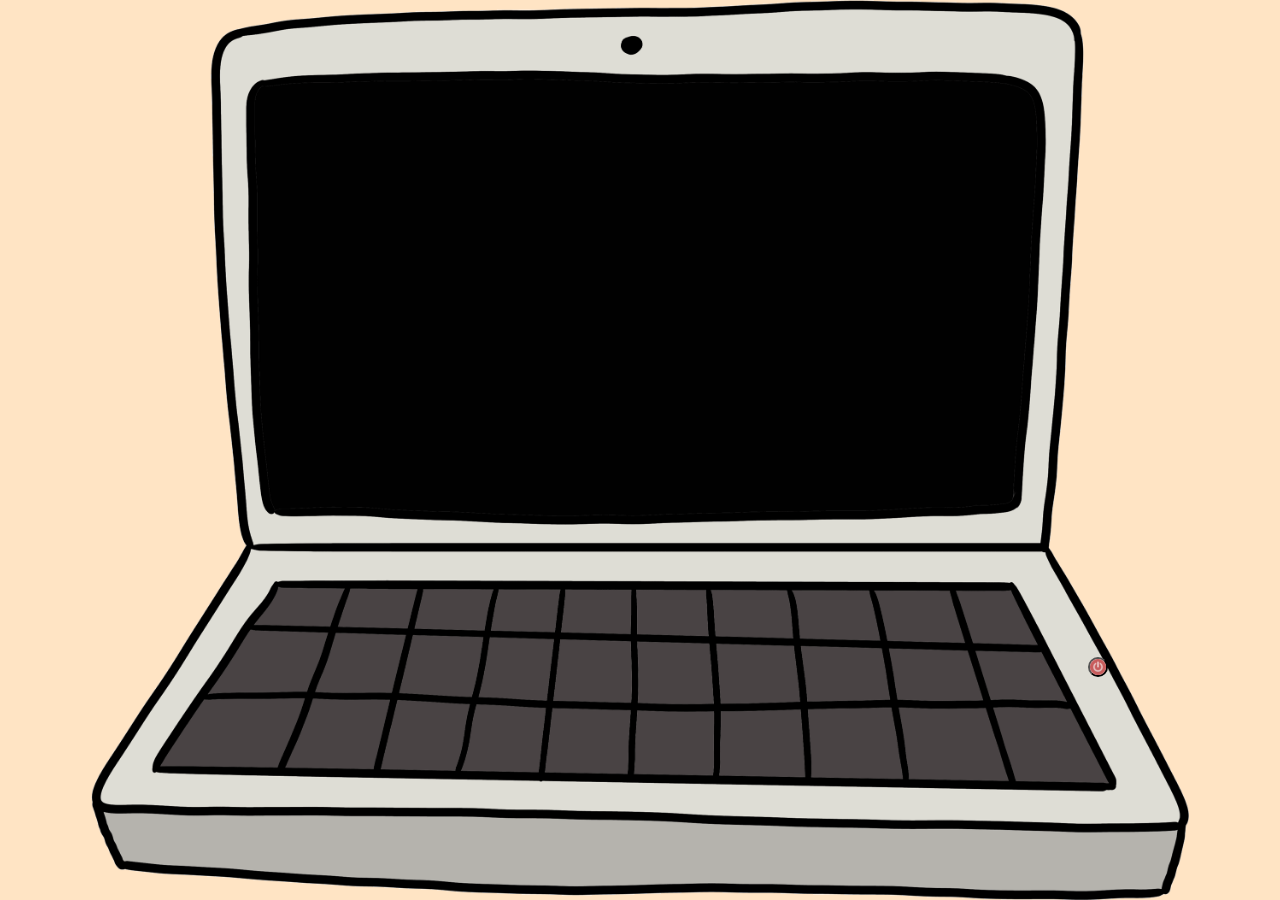
<file: index.html>
<!DOCTYPE html>
<html>
<head>
  <title>sherri li</title>
  <link href="style.css" rel="stylesheet" type="text/css">

  <!-- Link to Google Analytics activity tracking -->
  <!-- Global site tag (gtag.js) - Google Analytics -->
  <script async src="https://www.googletagmanager.com/gtag/js?id=UA-145077563-1"></script>
  <script>
    window.dataLayer = window.dataLayer || [];
    function gtag(){dataLayer.push(arguments);}
    gtag('js', new Date());

    gtag('config', 'UA-145077563-1');
  </script>

  <!-- Load external JS functions. -->
  <script src="scripts/poweron.js">
  </script>

</head>

<body>
  <!--add container-->
  <div class="container">
    <div class="background-image">
  <header>
    <!-- div's are used to group elements together. one can use css to format them collectively. -->
    <div id="homepage" class="row">
    <ul id="navbar" class="main-nav">
        <!-- https://stackoverflow.com/questions/33758025/link-with-href-and-call-function-on-new-page -->
        <!-- // Check the hash of the url and load the screen if you came here from another url. -->
        <script>displayHome();</script>

        <!-- <li><a href="docs/resume.pdf"> Resume </a></li>
        <li><a href="contact.html"> Contact </a></li>
        <li><a href="projects.html"> Projects </a></li>
        <li><a href="memes.html"> Memes </a></li>
        <li><a href="battle.html"> Battle </a></li> -->
    </ul>
    <!-- <h1>hello world! i'm sherri..</h1>
    <p>s..n aspiring programmer based in san jose.
      <br> who has worked in QA automation + performance testing.
      <br> outside of work, she likes new music and games.
    <br> </p> -->
    </div>

    <div class="wrapper">
      <!-- <form>
        <input type="button" value="POWER" onclick="msg()">
      </form> -->
      <button class="button power-button" onclick="homeMsg()">
         <img src="power-icon.png">
      </button>
    </div>

  </header>
 </div>
</div>
</body>
</html>
</file>
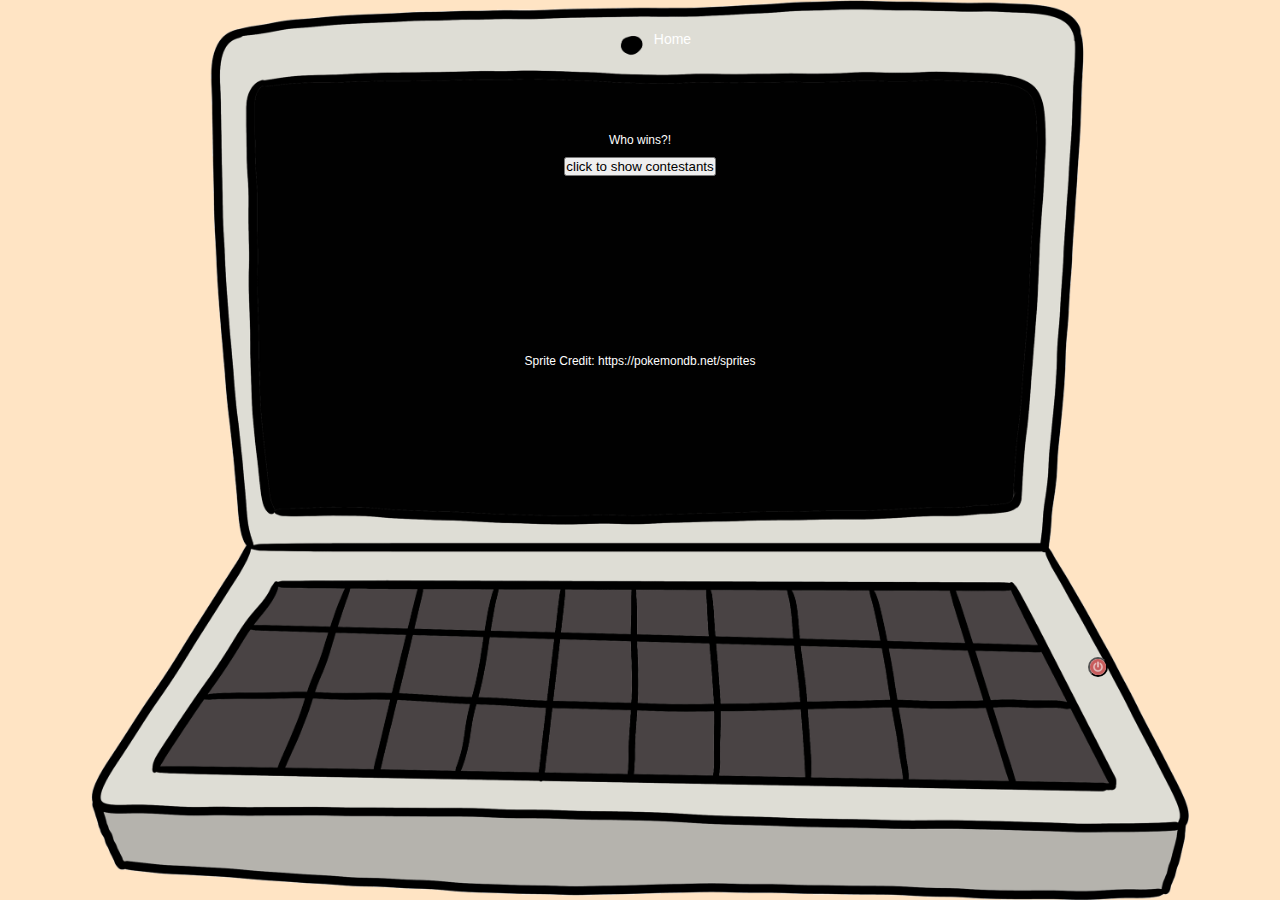
<file: battle.html>
<!DOCTYPE html>
<html>
<head>
  <title>sherri li</title>
  <link href="style.css" rel="stylesheet" type="text/css">

  <!-- Load external JS functions. -->
  <script src="scripts/poweron.js">
  </script>

</head>

<body>
  <header>
    <div id="battlepage" class="row">
    <ul id="navbar" class="main-nav">
        <li><a href="index.html#return"> Home </a></li>
    </ul>
    </div>

    <div id="battletext" class="enterbattle">
      <p>Who wins?!</p>
      <button class="button button2" onclick="displayFighters()">click to show contestants</button>
      <div id="enterbattle" class="pokebattle">
        <!-- images go here -->
      </div>
      <p><br><br><br><br><br><br><br><br><br><br><br><br>
      Sprite Credit: https://pokemondb.net/sprites</p>
    </div>

    <div class="wrapper">
      <button class="button power-button" onclick="battleMsg(); homeOddClick();">
        <img src="power-icon.png">
      </button>
    </div>

  </header>

</body>
</html>
</file>
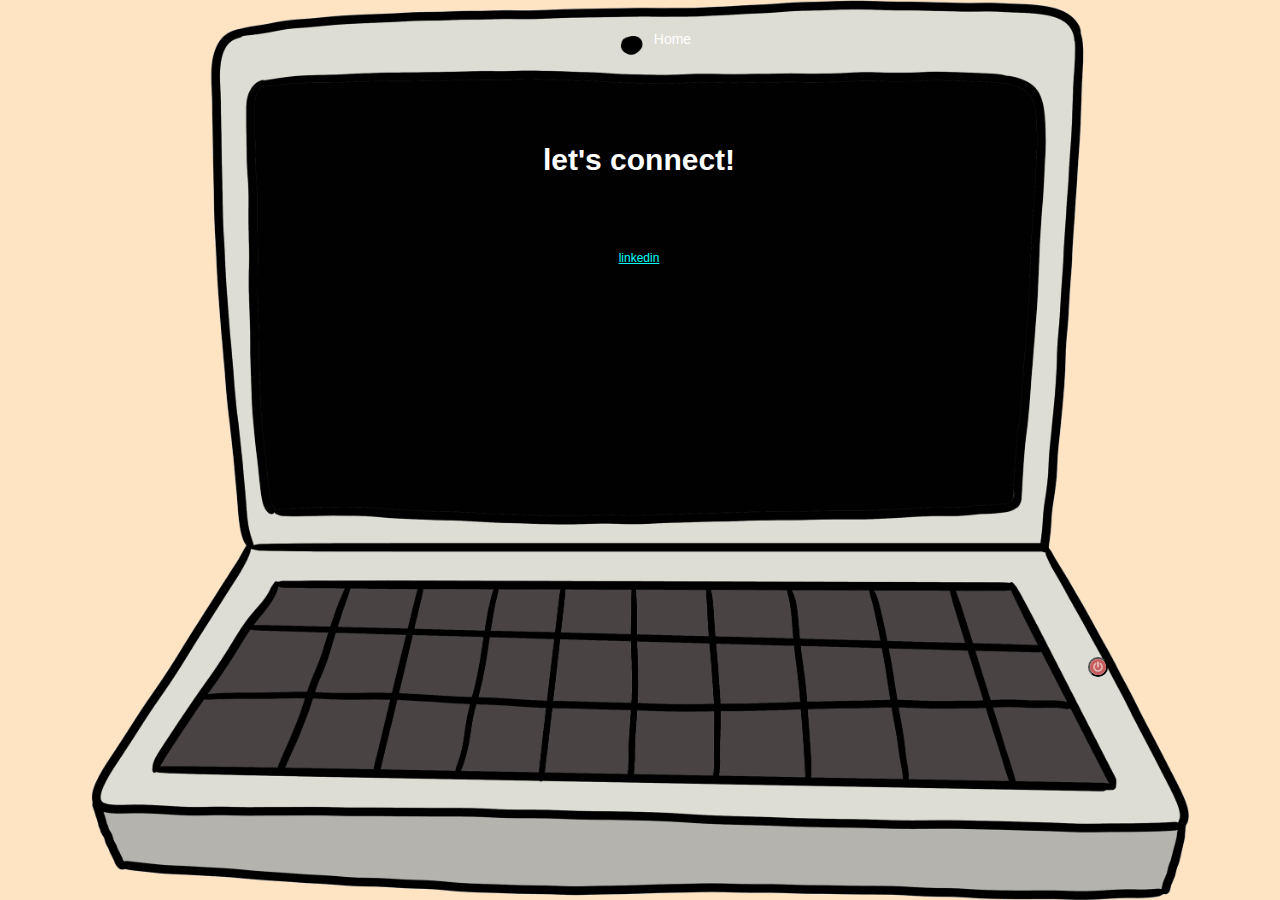
<file: contact.html>
<!DOCTYPE html>
<html>
<head>
  <title>sherri li</title>
  <link href="style.css" rel="stylesheet" type="text/css">

  <!-- Load external JS functions. -->
  <script src="scripts/poweron.js">
  </script>

</head>

<body>
  <header>
    <div class="row">
    <ul id="navbar" class="main-nav">
        <li><a href="index.html#return"> Home </a></li>
        <h1> let's connect! </h1>
        <p> <br><a href="https://www.linkedin.com/in/sherricli/" target="_blank" style="color:Cyan;"> linkedin </a> </p>

    </ul>
    </div>

    <!-- <script>
    function todo(){
      alert("wip");
    }
    </script> -->

    </script>
    <div class="wrapper">
      <button class="button power-button" onclick="contactMsg()">
        <img src="power-icon.png">
      </button>
    </div>

  </header>

</body>
</html>
</file>
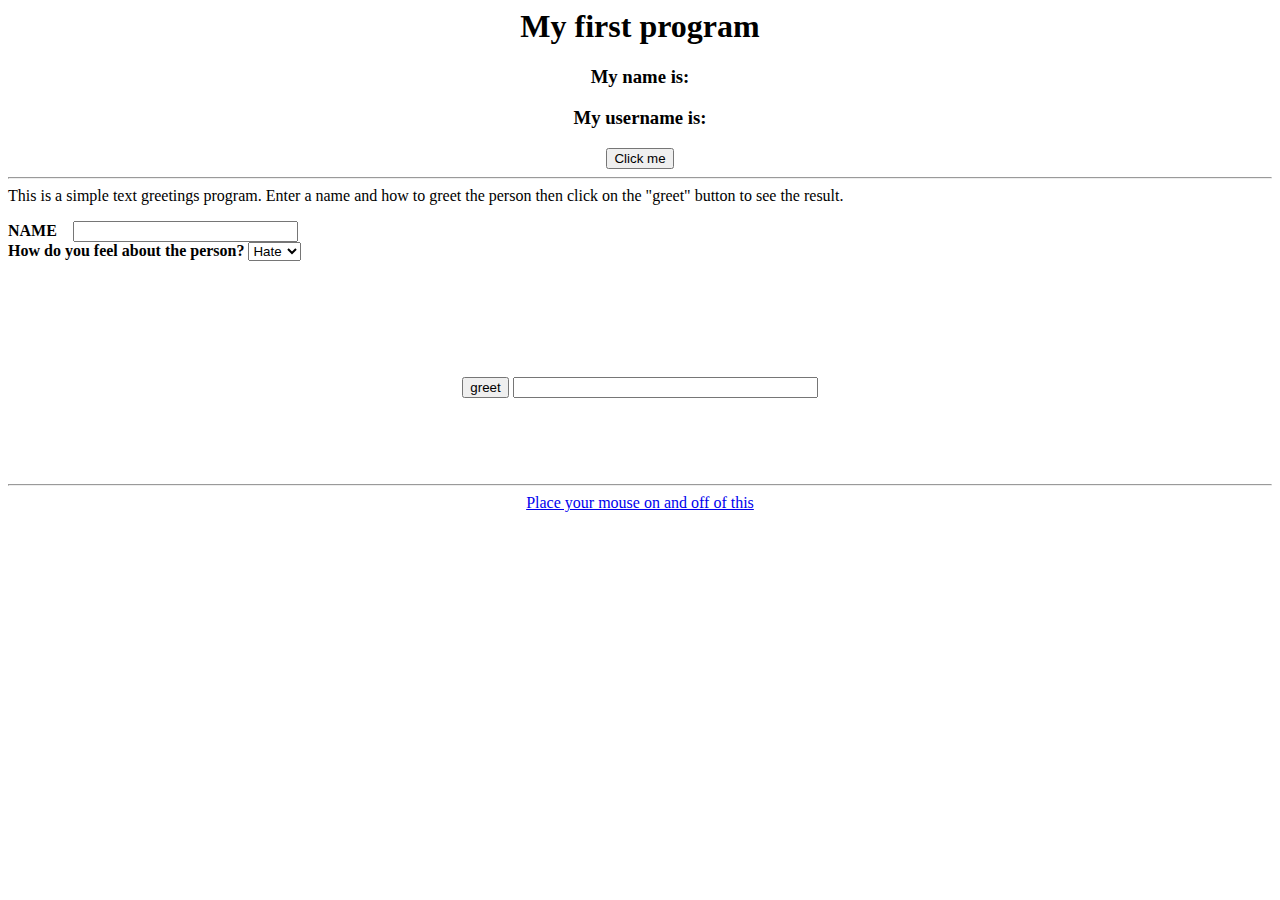
<file: examplejs_gmoulds.html>
<html>
	<!-- THIS IS A COMMENT. It is merely for notes in the code. It does not affect the code. -->

	<!-- **********************************************
	If you have any questions about HTML tags,	W3 Schools has an
	excellent reference at: http://w3schools.com/tags/default.asp
	********************************************** -->

	<head>
		<title>First Program</title>
	</head>


	<center>
		<h1>My first program</h1>
		<h3>My name is: </h3>
		<h3>My username is: </h3>

	<!-- **********************************************
	The following 8 lines of javascript will display the current date.  But the script is embedded in a comment,
	so javascript won't pay any attention to it.

	You need to remove the symbols that indicate the beginning of this comment and
	the symbols that indicate the end of this comment.

	Pay close attention: a comment begins with a less-than symbol, an exclamation point, and two dashes.  It ends with
	two dashes and a greater-than symbol.
	*********************************************** -->

	<!--
		<script type="text/javascript">
		var mydate= new Date()
		var theyear=mydate.getFullYear()
		var themonth=mydate.getMonth()+1
		var thetoday=mydate.getDate()
		document.write("Today's date is: ")
		document.write(themonth+"/"+thetoday+"/"+theyear)
		</script>
	-->

	</center>

	<!-- **********************************************
	The following function will create a button on your page.  When the button is clicked, it will pop up a message.
	To edit the text on the button, edit the text following "value".  To edit the text in the pop up message, edit the text following "alert".
	*********************************************** -->

	<script>
		function myFunction()
		{
			alert("Good job!");
		}
	</script>


	<body>

		<center>
			<input type="button" onclick="myFunction()" value="Click me" />
		</center>

		<hr> <!-- HR is command which draws a line across the screen -->

		This is a simple text greetings program.  Enter a name and how to greet the person
		then click on the "greet" button to see the result.

		<P>


		<form name="MyForm">

			<b> NAME </b>  &nbsp;&nbsp;	<!-- &nbsp is a way of adding a space -->

			<!-- **********************************************
			Creates a text box of size 25 that allows you to input the name of a person.
			INPUT type = "text"
			*********************************************** -->
			<input name="name_of_person" size="25" type="text">


			<br> <!-- BR puts vertical space on the screen -->

			<b> How do you feel about the person? </b>


			<!-- *****************************************************
			Creates a pull-down menu of size 1 that allows you to select an option.
			Options are listed within.  You can add more options.
			****************************************************** -->
			<select name="my_menu" size="1">
				<option value="Hate_value">Hate</option>	<!-- shows word Hate in menu -->
				<option value="Hello_value">Hello</option>	<!-- shows word Hello in menu -->
			</select>


			<pre> <!-- PRE puts pre formatted text on the screen. In this case, we are adding vertical space. -->




			</pre>


			<center>

				<!-- *********************************************************
				A button with the word greet will appear because of this call.
				The button when pushed will call the function "my_function"
				DO NOT MODIFY THIS
				********************************************************** -->
				<input name="greet_button" value="greet" onclick="this.form.the_result_of_the_greeting.value= my_function(
				this.form.name_of_person.value,
				this.form.my_menu.options[ this.form.my_menu.selectedIndex].value)" type="button">

				<!-- **********************************************
				Makes a text box of size 35 which receives the
				result of pushing the "greet" button
				*********************************************** -->
				<input name="the_result_of_the_greeting" size="35" type="text">


				<pre> <!-- PRE puts pre formatted text on the screen. In this case, we are adding vertical space. -->


				</pre>

				<hr> <!-- HR is command which draws a line across the screen -->

				<a href="https://cmpe003-winter18-01.courses.soe.ucsc.edu/"
					onMouseOver="document.bgColor='yellow'; return true;"
					onMouseOut="return true;">
					Place your mouse on and off of this
				</a>

			</center>

		</form>
	</body>


	<!-- LONG COMMENT ****************************************************
	When I press the greet button, I call the following function.
	In other words, this function runs when the greet button is pressed.

	DO NOT DELETE THIS FUNCTION

	You may modify as needed by adding to the function.

	FUNCTION: 	my_function(value1, value2)
	RESULT:  	returns a string of characters, stored in resulting_string
	ARGUMENT1:	value1 - Takes the name of a person
	ARGUMENT2: 	value2 - Takes the name of an operation
	****************************************************************** -->

	<script language="javascript">
		function my_function(value1, value2)
		{
			<!-- Start with an empty string called resulting_string. -->
			var resulting_string = "";

			<!-- If no name was given... -->
			if (value1 == "")
			{
				<!-- store "WHO?" in resulting_string. -->
				resulting_string = "WHO?";
			}
			<!-- otherwise, if hello was selected in the menu... -->
			else if ( value2 == "Hello_value" )
			{
				<!-- store "Hello There" and the person's name in resulting_string. -->
				resulting_string = "Hello There " + value1;
			}
			<!-- Otherwise, if hello was selected in the menu... -->
			else if ( value2 == "Hate_value" )
			{
				<!-- store "I don't like you" and the person's name in resulting_string. -->
				resulting_string = "I Don't Like You " + value1;
	      	}
			<!-- Otherwise, if nothing above happens... -->
			else
			{
				<!-- store "ERROR HAS OCURRED" in resulting_string (because something should have happened before this). -->
				resulting_string = "ERROR HAS OCCURRED";
			}

			<!-- Finally, return whatever was stored in resulting_string. -->
			return resulting_string;
		}
	</script>

</html>
</file>
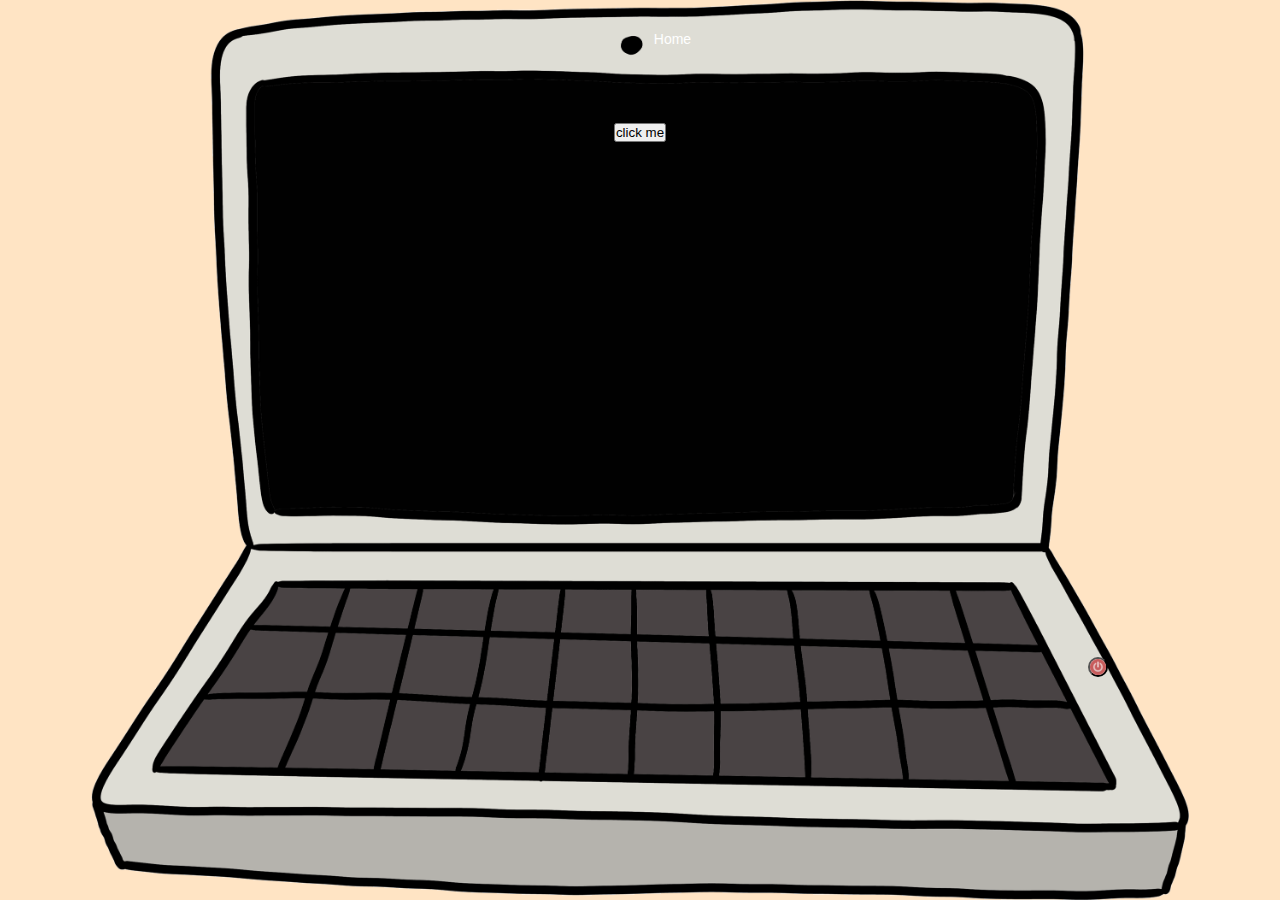
<file: memes.html>
<!DOCTYPE html>
<html>
<head>
  <title>sherri li</title>
  <link href="style.css" rel="stylesheet" type="text/css">

  <!-- Load external JS functions. -->
  <script src="scripts/poweron.js">
  </script>

</head>

<body>
  <header>
    <div id="memepage" class="row">
    <ul id="navbar" class="main-nav">
      <!-- AJAX callback function -->
        <li><a href="index.html#return"> Home </a></li>
        <!-- <li onclick="returnHome()"><a href=""> Home </a></li> -->
        <!-- TODO: Add async function to execute the returnHome() after click
      https://www.youtube.com/watch?v=PoRJizFvM7s -->
    </ul>
    </div>

    <div id="memetext" class="meme">
      <button class="button meme-button" onclick="displayMeme()">click me</button>
      <p><br></p>
      <div id="memeimage" class="memeimage">
        <!-- image goes here -->
      </div>
      <p><br></p>
    </div>

    <div class="wrapper">
      <button class="button power-button" onclick="memeMsg(); homeOddClick();">
        <img src="power-icon.png">
      </button>
    </div>

  </header>

</body>
</html>
</file>
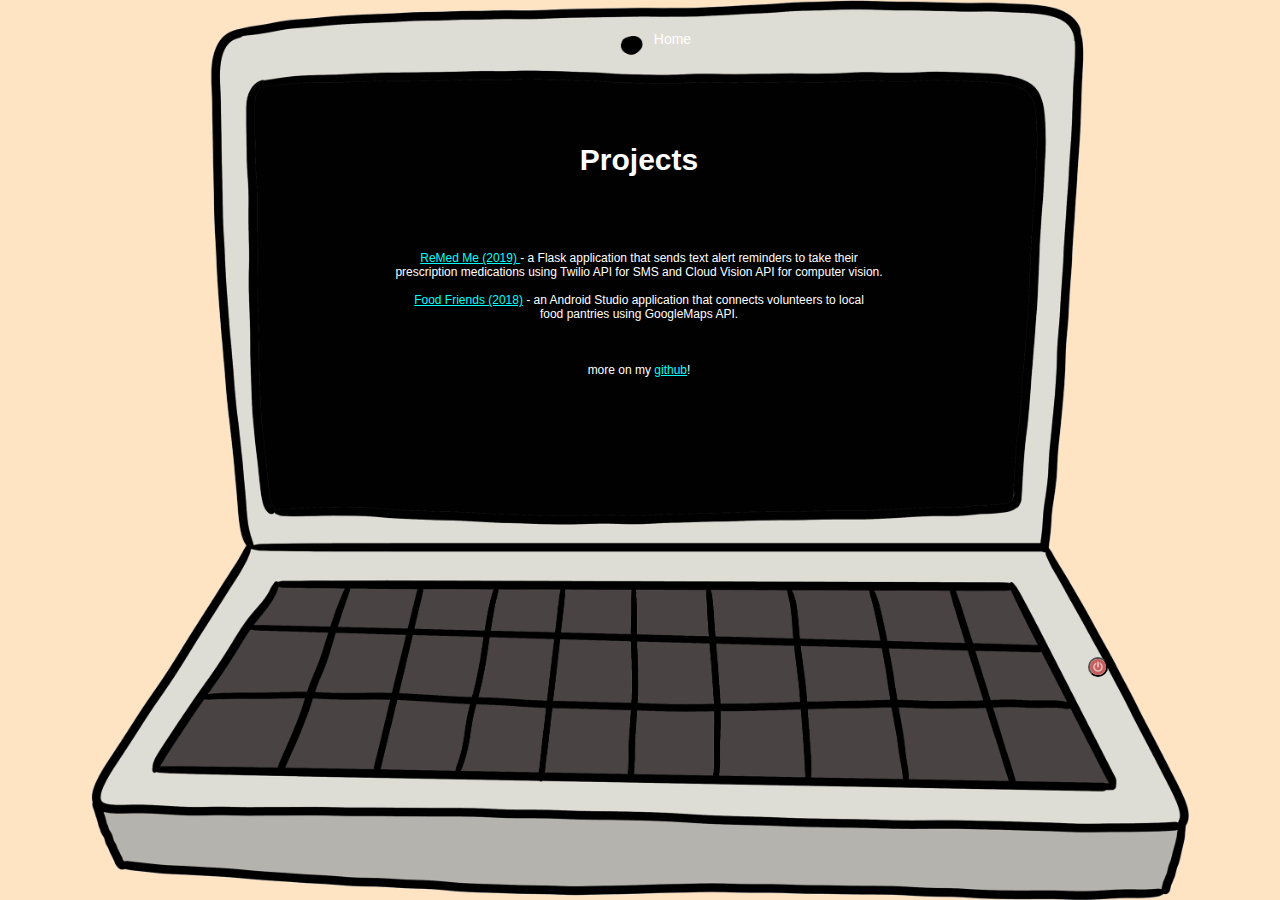
<file: projects.html>
<!DOCTYPE html>
<html>
<head>
  <title>sherri li</title>
  <link href="style.css" rel="stylesheet" type="text/css">

  <!-- Load external JS functions. -->
  <script src="scripts/poweron.js">
  </script>

</head>

<body>
  <header>
    <div class="row">
    <ul id="navbar" class="main-nav">
        <li><a href="index.html#return"> Home </a></li>
        <h1> Projects </h1>
        <p>
        <br><a href="https://github.com/sherrli/TreeHacks2019" target="_blank" style="color:Cyan;"> ReMed Me (2019) </a> - a Flask application that sends text alert reminders to take their
        <br>prescription medications using Twilio API for SMS and Cloud Vision API for computer vision.

        <br><br><a href="https://github.com/tiluong/CruzHacks2018" target="_blank" style="color:Cyan;"> Food Friends (2018)</a> - an Android Studio application that connects volunteers to local
        <br>food pantries using GoogleMaps API.
        <br><br><br><br> more on my <a href="https://github.com/sherrli" target="_blank" style="color:Cyan;">github</a>!
       </p>

    </ul>
    </div>

    <div class="wrapper">
      <button class="button power-button" onclick="projMsg(); homeOddClick();">
        <img src="power-icon.png">
      </button>
    </div>

  </header>

</body>
</html>
</file>
<file: style.css>
*
{
  margin: 0;
  padding: 0;
}

/*.background-image {
/*  background-image: url(pc_monitor.png);
/*  background-size: cover; /* cover the whole container*/
/*  background-position: center;
  width: 100%;
  height: 100%;
  position: absolute;
  top: 0;
  left: 0;
}
*/

/* Must declare background-image before background-color. */
header
{
  background-image: url(clipart_pc.png);
  height: 100vh;
  background-repeat: no-repeat;
  background-size: contain;
  background-position: center;
  background-color: bisque;
}


h1
{
  color: white;
  text-align: center;
  font-family: sans-serif;
  font-size: 30px;
  padding: 50px;
}

p
{
  color: white;
  text-align: center;
  font-family: sans-serif;
  font-size: 12px;
  padding: 10px;
}

.main-nav
{
  /*float: right;*/
  text-align: center;
  list-style: none;
  /*margin-top: 5px;*/
  margin-left: 3px;
  margin-right: 5px;
  padding: 30px;
}

.main-nav li
{
  display: inline-block;
  height: 7vh;
}

.main-nav li a
{
  color: white;
  text-decoration: none;
  /*padding: 5px 20px;*/
  padding-left: 67px;
  font-family: sans-serif;
  font-size: 14px;
}

.wrapper {
  text-align: center;

}

/* Add a container to wrap the navbar */
/*.container {
 /* background-color: rgba(255, 255, 255, 0.5); /* Semi-transparent white */
 /* position: relative;
  width: 100%;
  height: 100vh;
  overflow: hidden;
}
*/

.power-button {
  /*make the button oval-shaped*/
  border-radius: 50%;
  /*place the button on another layer, specify the coordinates*/
  position: absolute;
  top:73%;
  left:85%;
/*  top: 440px;
  right: 440px;*/
  position: fixed; /* keep the button in the same place relative to the viewport*/
  width: 20px;
  height: 20px;
}

.power-button img {
  max-width: 100%;
  max-height: 100%;
  object-fit: contain;
  display: block;
  margin-left: auto;
  margin-right: auto;
  text-align: center;
}

.meme {
  width: 250px;
  height: 100px;
  object-fit: contain; /*cover;*/
  display: block;
  margin-left: auto;
  margin-right: auto;
  text-align: center;
}

.memeimage img {
  max-width: 100%;
  max-height: 100%;
  object-fit: contain; /*cover;*/
  display: block;
  margin-left: auto;
  margin-right: auto;
  text-align: center;
}

.enterbattle {
  text-align: center;
}

.button2 {

}

.meme-button {

}
</file>
